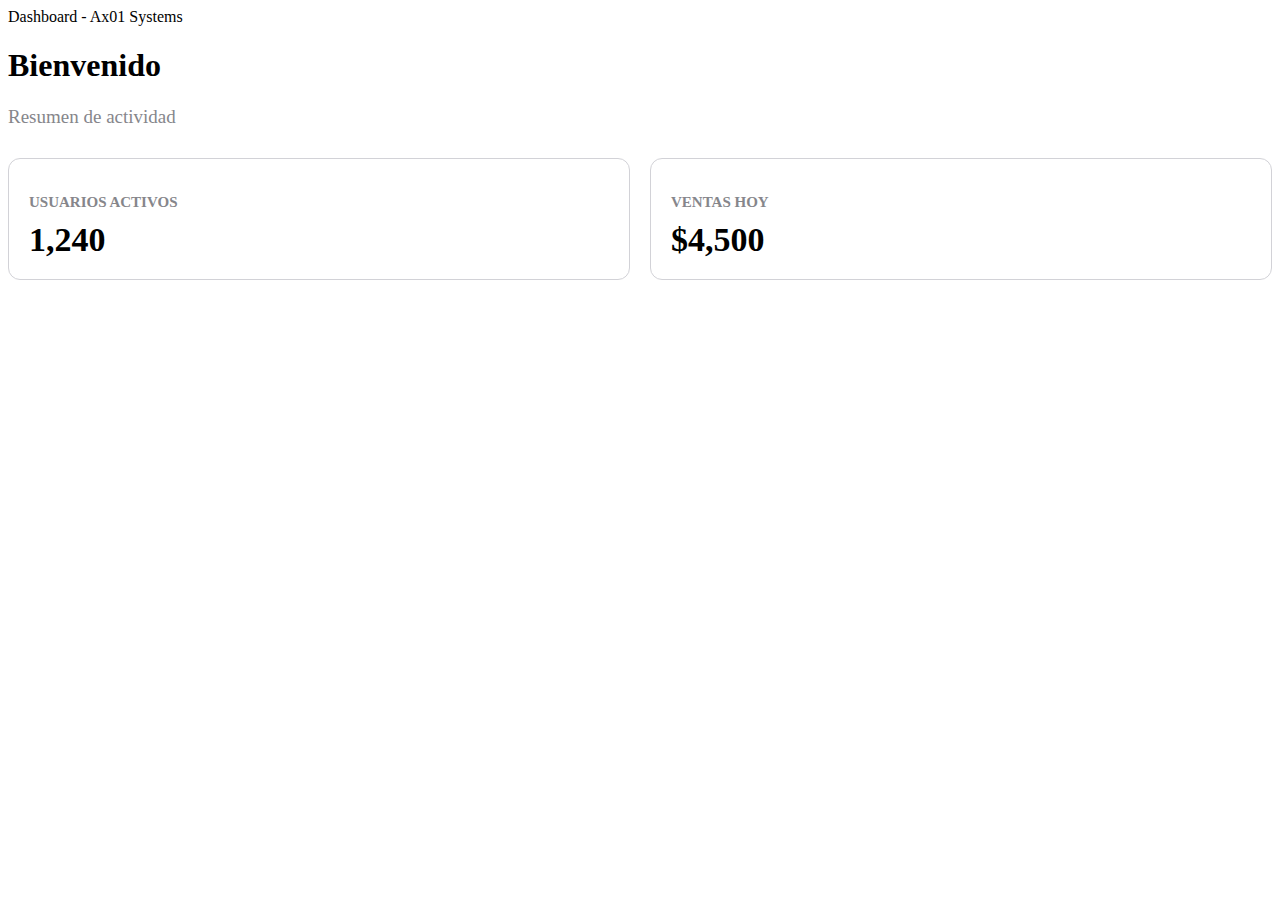
<file: gym/src/main/resources/templates/pages/index.html>
<!DOCTYPE html>
<html th:replace="~{layouts/main :: layout(~{::title}, ~{::content})}">
    
    <th:block th:fragment="title">Dashboard - Ax01 Systems</th:block>

    <div th:fragment="content">
        
        <div style="margin-bottom: 30px;">
            <h1>Bienvenido</h1>
            <p style="color: #86868b; font-size: 19px;">Resumen de actividad</p>
        </div>

        <div style="display: grid; grid-template-columns: repeat(auto-fit, minmax(250px, 1fr)); gap: 20px;">
            
            <div style="border: 1px solid #d2d2d7; border-radius: 12px; padding: 20px;">
                <h3 style="font-size: 15px; text-transform: uppercase; color: #86868b; margin-bottom: 10px;">Usuarios Activos</h3>
                <div style="font-size: 34px; font-weight: 600;">1,240</div>
            </div>

            <div style="border: 1px solid #d2d2d7; border-radius: 12px; padding: 20px;">
                <h3 style="font-size: 15px; text-transform: uppercase; color: #86868b; margin-bottom: 10px;">Ventas Hoy</h3>
                <div style="font-size: 34px; font-weight: 600;">$4,500</div>
            </div>

        </div>

    </div>

</html>
</file>
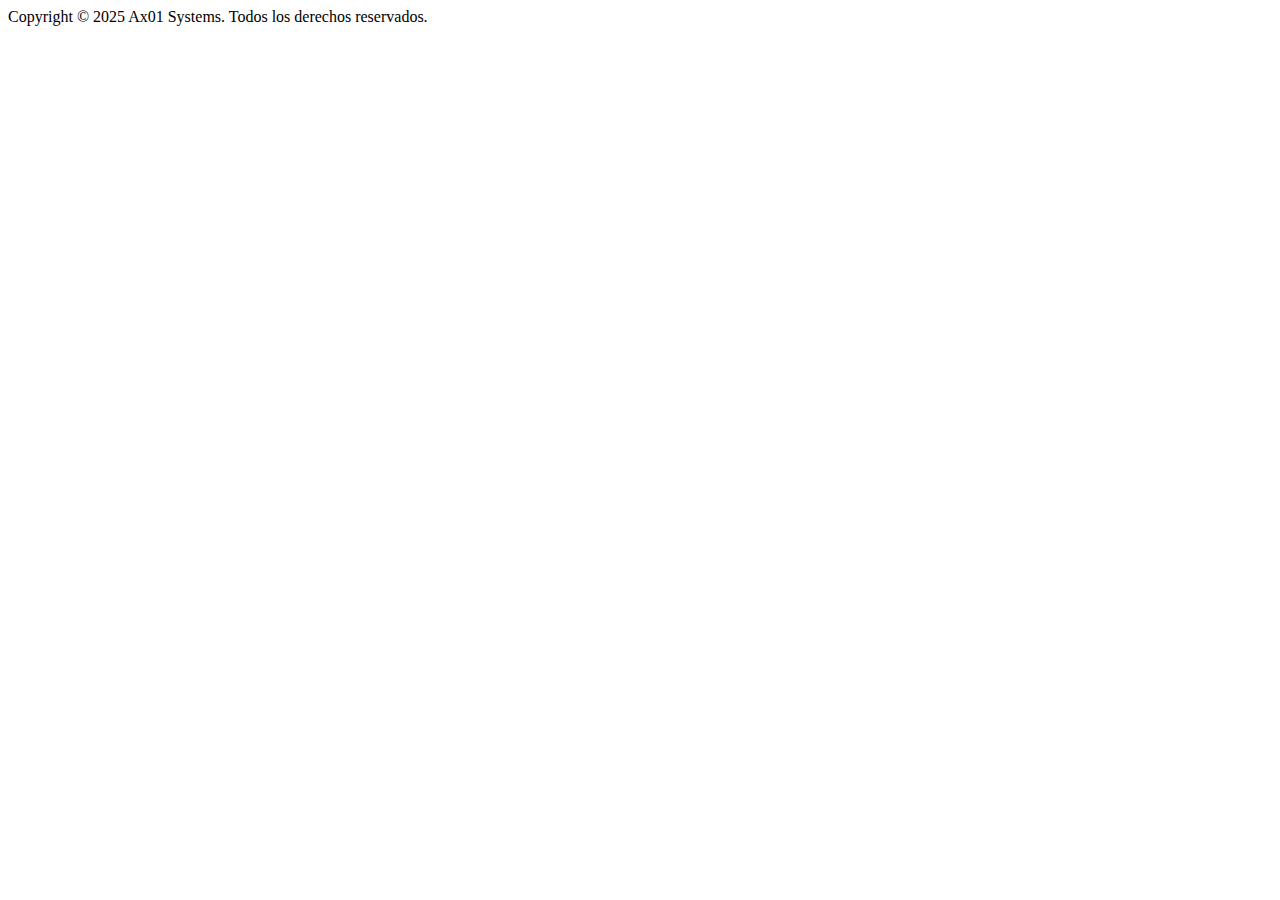
<file: gym/src/main/resources/templates/layout.html>
<body>


    <main>
        <div class="content-wrapper">
            <div layout:fragment="content" th:fragment="content">
                </div>
        </div>
    </main>

    <footer>
        <div class="footer-content">
            <p>Copyright © 2025 Ax01 Systems. Todos los derechos reservados.</p>
        </div>
    </footer>

</body>
</file>
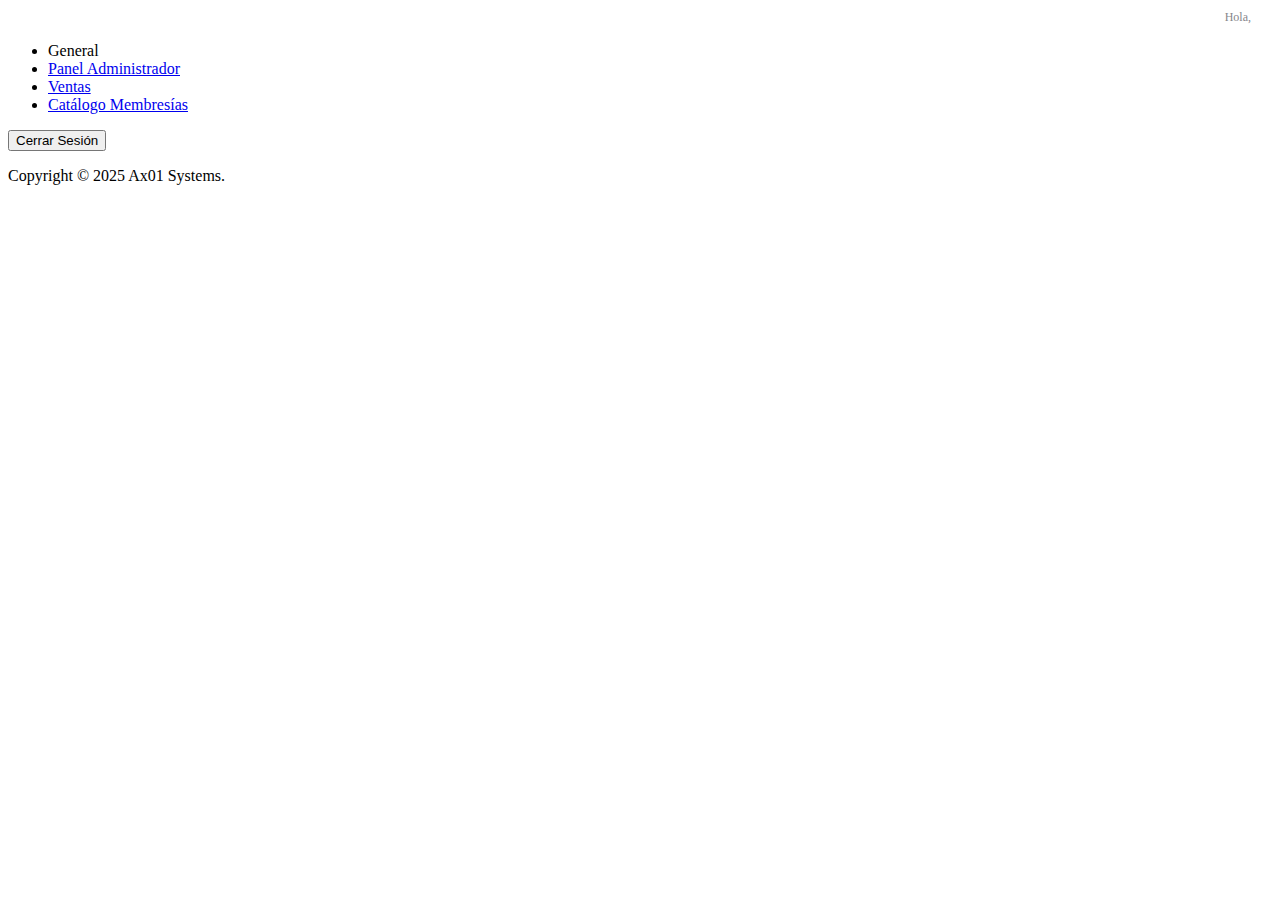
<file: gym/src/main/resources/templates/layouts/main.html>
<!DOCTYPE html>
<!-- Agregamos el namespace de seguridad (sec) -->
<html lang="es" 
      xmlns:th="http://www.thymeleaf.org" 
      xmlns:sec="http://www.thymeleaf.org/extras/spring-security"
      th:fragment="layout(title, content)">
    <head>
        <meta charset="UTF-8">
        <meta name="viewport" content="width=device-width, initial-scale=1.0">

        <title th:replace="${title}">Ax01 Systems</title>

        <link rel="stylesheet" th:href="@{/css/styles.css}">
        <script th:src="@{/js/htmx.min.js}" defer></script>
    </head>
    <body>

        <header>
            <div style="width: 100%; max-width: 1440px; margin: 0 auto; padding: 0 20px; display: flex; justify-content: space-between; align-items: center;">
                <span style="font-weight: 600; color: white;">Ax01 Systems</span>

                <div sec:authorize="isAuthenticated()" style="font-size: 12px; color: #86868b;">
                    Hola, <span sec:authentication="name" style="color: white;">Usuario</span>
                </div>
            </div>
        </header>

        <main>
            <div class="app-container">

                <aside class="sidebar" sec:authorize="isAuthenticated()">

                    <ul class="sidebar-menu">
                        <li class="menu-label">General</li>

                        <li>
                            <a href="/admins" class="nav-link">
                                Panel Administrador
                            </a>
                        </li>

                        <li>
                            <a href="/clients" class="nav-link">
                                Ventas
                            </a>
                        </li>

                        <li>
                            <a href="/memberships" class="nav-link">
                                Catálogo Membresías
                            </a>
                        </li>

                    </ul>

                    <div class="logout-form">
                        <form th:action="@{/logout}" method="post">
                            <button type="submit" class="btn-logout">
                                Cerrar Sesión
                            </button>
                        </form>
                    </div>
                </aside>


                <div class="page-content" 
                     th:classappend="${#authorization.expression('!isAuthenticated()')} ? 'centered' : ''">

                    <div th:replace="${content}"></div>

                </div>

            </div>
        </main>

        <!-- FOOTER -->
        <footer>
            <div class="footer-content" style="max-width: 1440px;">
                <p>Copyright © 2025 Ax01 Systems.</p>
            </div>
        </footer>

    </body>
</html>
</file>
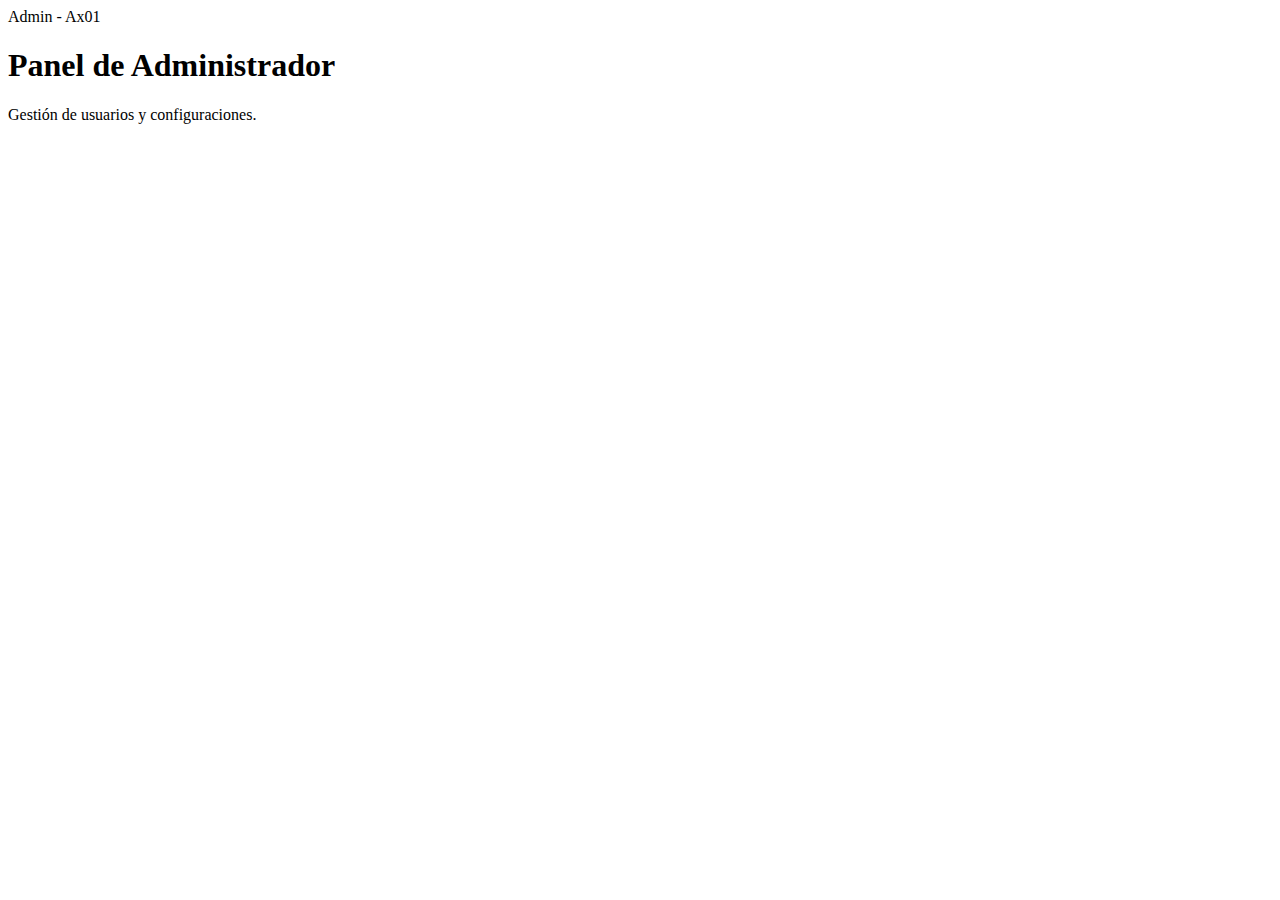
<file: gym/src/main/resources/templates/pages/admin.html>
<!DOCTYPE html>
<html th:replace="~{layouts/main :: layout(~{::title}, ~{::content})}">
    <th:block th:fragment="title">Admin - Ax01</th:block>
    <div th:fragment="content">
        <h1>Panel de Administrador</h1>
        <p>Gestión de usuarios y configuraciones.</p>
    </div>
</html>
</file>
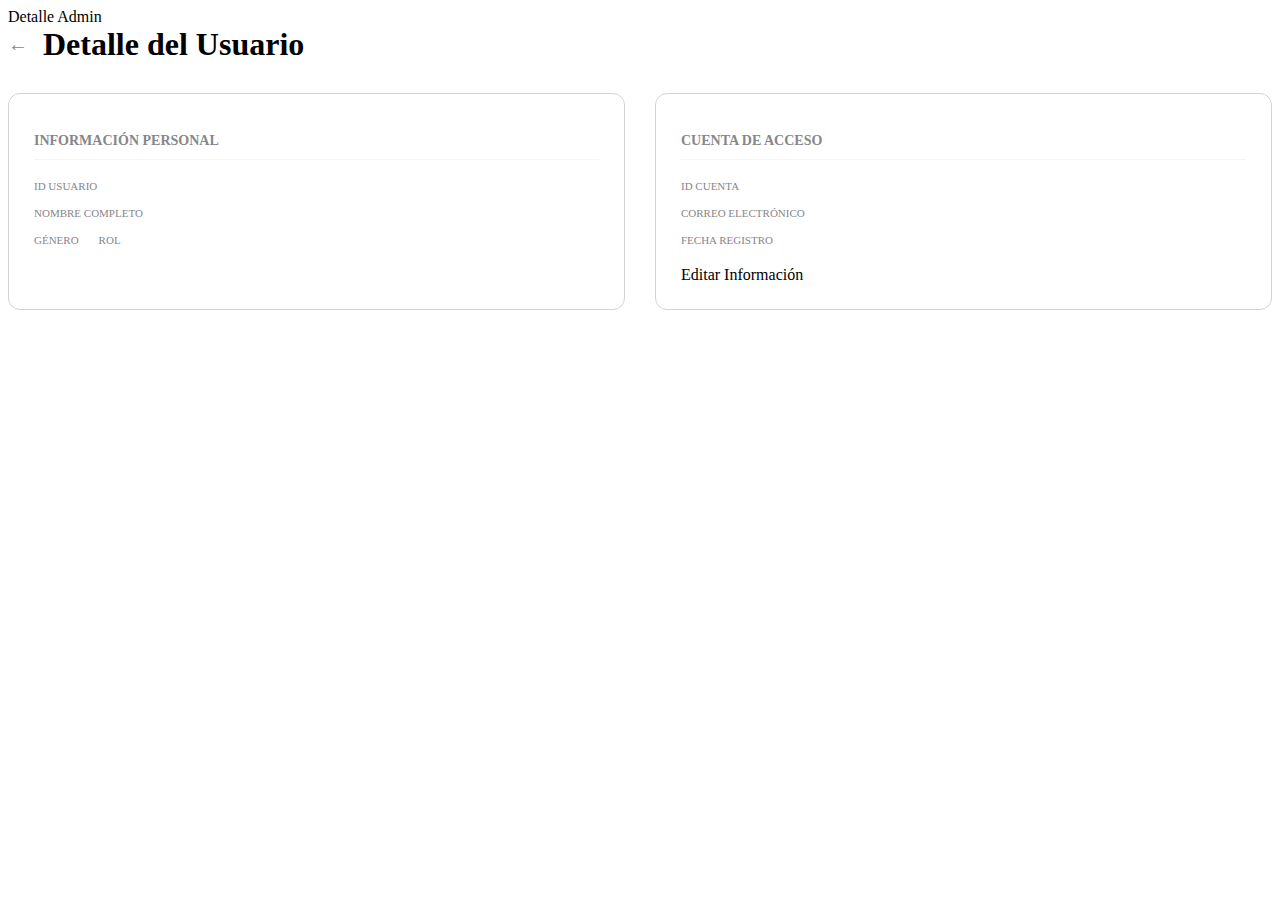
<file: gym/src/main/resources/templates/pages/adminDetails.html>
<!DOCTYPE html>
<html th:replace="~{layouts/main :: layout(~{::title}, ~{::content})}">
<th:block th:fragment="title">Detalle Admin</th:block>

<div th:fragment="content">
    
    <div style="display: flex; align-items: center; margin-bottom: 30px;">
        <a href="/admins" style="text-decoration: none; color: #86868b; margin-right: 15px; font-size: 20px;">←</a>
        <h1 style="margin: 0;">Detalle del Usuario</h1>
    </div>

    <div style="display: grid; grid-template-columns: 1fr 1fr; gap: 30px;">
        
        <div style="border: 1px solid #d2d2d7; border-radius: 12px; padding: 25px;">
            <h3 style="font-size: 14px; text-transform: uppercase; color: #86868b; margin-bottom: 20px; border-bottom: 1px solid #f5f5f7; padding-bottom: 10px;">Información Personal</h3>
            
            <div style="margin-bottom: 15px;">
                <label style="display: block; font-size: 11px; color: #86868b; text-transform: uppercase;">ID Usuario</label>
                <div style="font-size: 15px;" th:text="${account.user.id}"></div>
            </div>
            
            <div style="margin-bottom: 15px;">
                <label style="display: block; font-size: 11px; color: #86868b; text-transform: uppercase;">Nombre Completo</label>
                <div style="font-size: 15px; font-weight: 600;" 
                     th:text="${account.user.name + ' ' + account.user.lastname1 + ' ' + (account.user.lastname2 ?: '')}"></div>
            </div>

            <div style="display: flex; gap: 20px;">
                <div>
                    <label style="display: block; font-size: 11px; color: #86868b; text-transform: uppercase;">Género</label>
                    <div style="font-size: 15px;" th:text="${account.user.genre}"></div>
                </div>
                <div>
                    <label style="display: block; font-size: 11px; color: #86868b; text-transform: uppercase;">Rol</label>
                    <div style="font-size: 15px;" th:text="${account.user.role.name}"></div>
                </div>
            </div>
        </div>

        <div style="border: 1px solid #d2d2d7; border-radius: 12px; padding: 25px;">
            <h3 style="font-size: 14px; text-transform: uppercase; color: #86868b; margin-bottom: 20px; border-bottom: 1px solid #f5f5f7; padding-bottom: 10px;">Cuenta de Acceso</h3>

            <div style="margin-bottom: 15px;">
                <label style="display: block; font-size: 11px; color: #86868b; text-transform: uppercase;">ID Cuenta</label>
                <div style="font-size: 13px; font-family: monospace;" th:text="${account.id}"></div>
            </div>

            <div style="margin-bottom: 15px;">
                <label style="display: block; font-size: 11px; color: #86868b; text-transform: uppercase;">Correo Electrónico</label>
                <div style="font-size: 15px;" th:text="${account.email}"></div>
            </div>
            
            <div style="margin-bottom: 15px;">
                <label style="display: block; font-size: 11px; color: #86868b; text-transform: uppercase;">Fecha Registro</label>
                <div style="font-size: 15px;" th:text="${#dates.format(account.createdAt, 'dd/MM/yyyy HH:mm')}"></div>
            </div>

             <div style="margin-top: 20px;">
                <a th:href="@{/admins/edit/{id}(id=${account.id})}" class="btn-apple">Editar Información</a>
            </div>
        </div>
    </div>

</div>
</html>
</file>
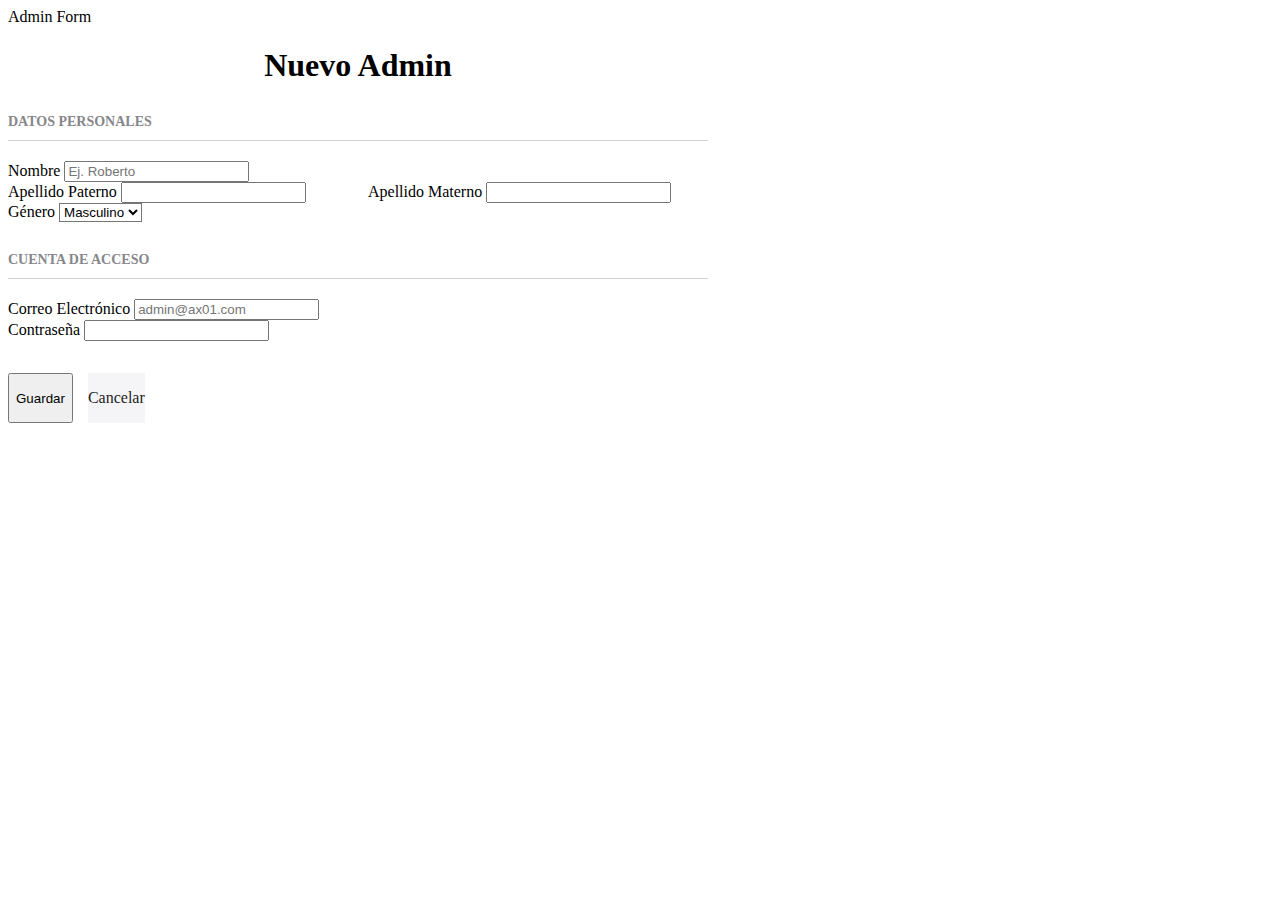
<file: gym/src/main/resources/templates/pages/adminForm.html>
<!DOCTYPE html>
<html th:replace="~{layouts/main :: layout(~{::title}, ~{::content})}">
    
    <th:block th:fragment="title">
        <span th:text="${isEdit} ? 'Editar Administrador' : 'Nuevo Administrador'">Admin Form</span>
    </th:block>

    <div th:fragment="content">
        <div class="auth-container" style="max-width: 700px; text-align: left;"> 
            
            <div style="margin-bottom: 30px; text-align: center;">
                <h1 th:text="${isEdit} ? 'Editar Administrador' : 'Nuevo Administrador'">Nuevo Admin</h1>
                <p style="color: #86868b;" th:text="${isEdit} ? 'Modifica los datos del usuario seleccionado.' : 'Registra un usuario con acceso total.'"></p>
            </div>

            <form th:action="@{/admins/save}" th:object="${account}" method="post">
                
                <input type="hidden" th:field="*{id}" />       <input type="hidden" th:field="*{user.id}" />  <input type="hidden" th:field="*{createdAt}" />
                <input type="hidden" th:field="*{user.createdAt}" />

                <h3 style="font-size: 14px; text-transform: uppercase; color: #86868b; border-bottom: 1px solid #d2d2d7; padding-bottom: 10px; margin-bottom: 20px;">Datos Personales</h3>

                <div class="form-group">
                    <label class="form-label">Nombre</label>
                    <input type="text" th:field="*{user.name}" class="form-input" placeholder="Ej. Roberto" required>
                </div>

                <div style="display: grid; grid-template-columns: 1fr 1fr; gap: 20px;">
                    <div class="form-group">
                        <label class="form-label">Apellido Paterno</label>
                        <input type="text" th:field="*{user.lastname1}" class="form-input" required>
                    </div>
                    <div class="form-group">
                        <label class="form-label">Apellido Materno</label>
                        <input type="text" th:field="*{user.lastname2}" class="form-input">
                    </div>
                </div>
                
                <div class="form-group">
                    <label class="form-label">Género</label>
                    <select th:field="*{user.genre}" class="form-input" style="background-color: white;">
                        <option value="M">Masculino</option>
                        <option value="F">Femenino</option>
                    </select>
                </div>

                <h3 style="font-size: 14px; text-transform: uppercase; color: #86868b; border-bottom: 1px solid #d2d2d7; padding-bottom: 10px; margin-bottom: 20px; margin-top: 30px;">Cuenta de Acceso</h3>

                <div class="form-group">
                    <label class="form-label">Correo Electrónico</label>
                    <input type="email" th:field="*{email}" class="form-input" placeholder="admin@ax01.com" required>
                </div>

                <div class="form-group">
                    <label class="form-label">Contraseña</label>
                    <input type="password" th:field="*{password}" class="form-input" 
                           th:placeholder="${isEdit} ? 'Escribe nueva contraseña para cambiarla' : '••••••••'" 
                           th:required="${!isEdit}"> </div>

                <div style="margin-top: 2rem; display: flex; gap: 15px;">
                    <button type="submit" class="btn-apple" th:text="${isEdit} ? 'Guardar Cambios' : 'Crear Administrador'">Guardar</button>
                    
                    <a href="/admins" class="btn-apple" 
                       style="background-color: #f5f5f7; color: #1d1d1f; text-decoration: none; text-align: center; line-height: 50px;">
                       Cancelar
                    </a>
                </div>

            </form>
        </div>
    </div>
</html>
</file>
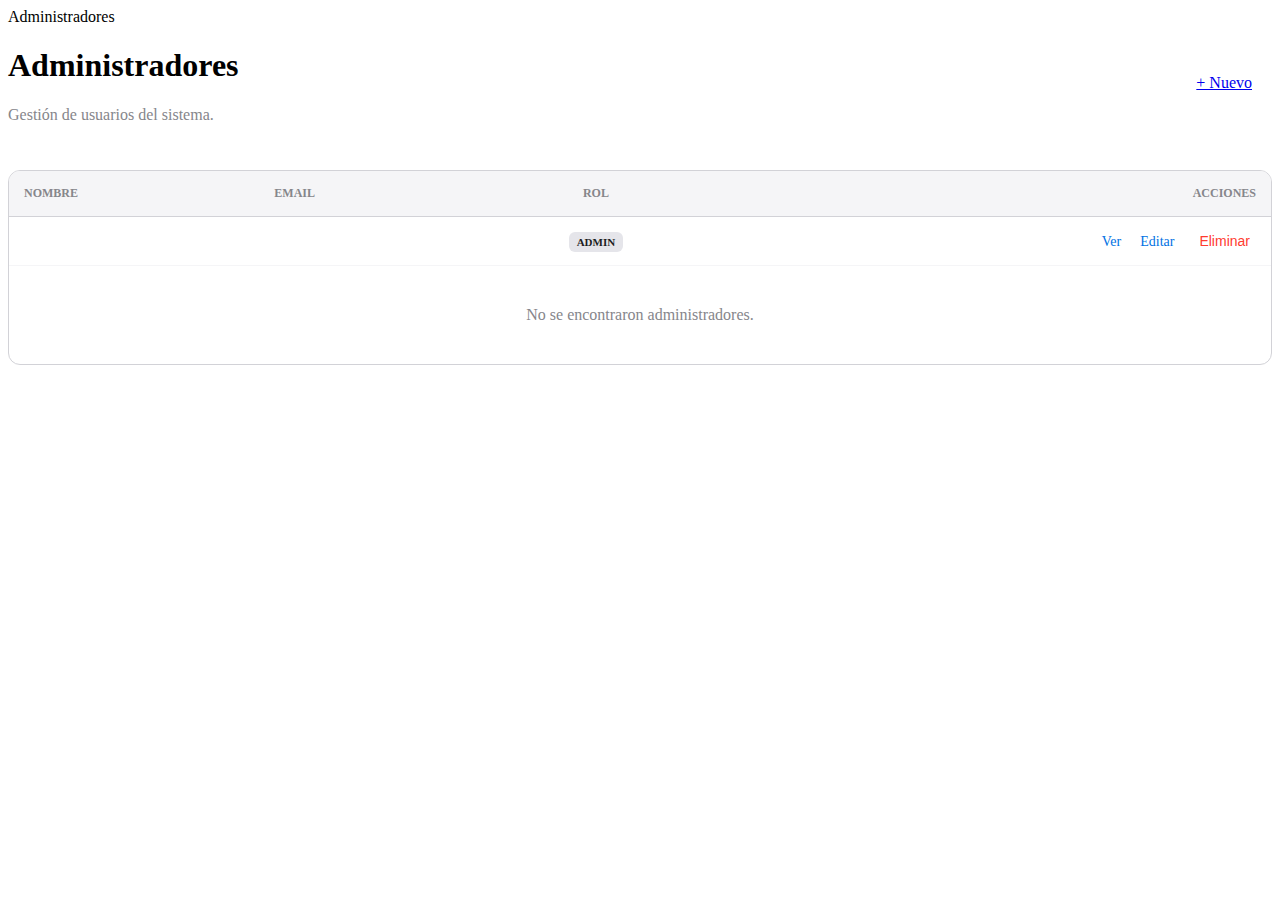
<file: gym/src/main/resources/templates/pages/adminList.html>
<!DOCTYPE html>
<html th:replace="~{layouts/main :: layout(~{::title}, ~{::content})}">
<th:block th:fragment="title">Administradores</th:block>

<div th:fragment="content">
    <div style="display: flex; justify-content: space-between; align-items: center; margin-bottom: 30px;">
        <div>
            <h1>Administradores</h1>
            <p style="color: #86868b;">Gestión de usuarios del sistema.</p>
        </div>
        <a href="/admins/new" class="btn-apple" style="width: auto; padding: 0 20px;">+ Nuevo</a>
    </div>

    <div style="border: 1px solid #d2d2d7; border-radius: 12px; overflow: hidden;">
        <table style="width: 100%; border-collapse: collapse;">
            <thead style="background-color: #f5f5f7; border-bottom: 1px solid #d2d2d7;">
                <tr>
                    <th style="padding: 15px; text-align: left; font-size: 12px; color: #86868b; text-transform: uppercase;">Nombre</th>
                    <th style="padding: 15px; text-align: left; font-size: 12px; color: #86868b; text-transform: uppercase;">Email</th>
                    <th style="padding: 15px; text-align: center; font-size: 12px; color: #86868b; text-transform: uppercase;">Rol</th>
                    <th style="padding: 15px; text-align: right; font-size: 12px; color: #86868b; text-transform: uppercase;">Acciones</th>
                </tr>
            </thead>
            <tbody>
                <tr th:each="acc : ${accounts}" style="border-bottom: 1px solid #f5f5f7;">
                    <td style="padding: 15px; font-weight: 600;" 
                        th:text="${acc.user.name + ' ' + acc.user.lastname1}"></td>
                    
                    <td style="padding: 15px;" th:text="${acc.email}"></td>
                    
                    <td style="padding: 15px; text-align: center;">
                        <span style="background: #e5e5ea; color: #1d1d1f; padding: 4px 8px; border-radius: 6px; font-size: 11px; font-weight: 600;" 
                              th:text="${acc.user.role.name}">ADMIN</span>
                    </td>

                    <td style="padding: 15px; text-align: right; white-space: nowrap;">
                        <a th:href="@{/admins/details/{id}(id=${acc.id})}" 
                           style="text-decoration: none; color: #0071e3; margin-right: 15px; font-size: 14px;">Ver</a>

                        <a th:href="@{/admins/edit/{id}(id=${acc.id})}" 
                           style="text-decoration: none; color: #0071e3; margin-right: 15px; font-size: 14px;">Editar</a>

                        <form th:action="@{/admins/delete/{id}(id=${acc.user.id})}" method="post" style="display: inline;">
                            <button type="submit" 
                                    onclick="return confirm('¿Eliminar permanentemente?');"
                                    style="background: none; border: none; color: #ff3b30; cursor: pointer; font-size: 14px;">
                                Eliminar
                            </button>
                        </form>
                    </td>
                </tr>
                <tr th:if="${accounts.empty}">
                    <td colspan="4" style="padding: 40px; text-align: center; color: #86868b;">
                        No se encontraron administradores.
                    </td>
                </tr>
            </tbody>
        </table>
    </div>
</div>
</html>
</file>
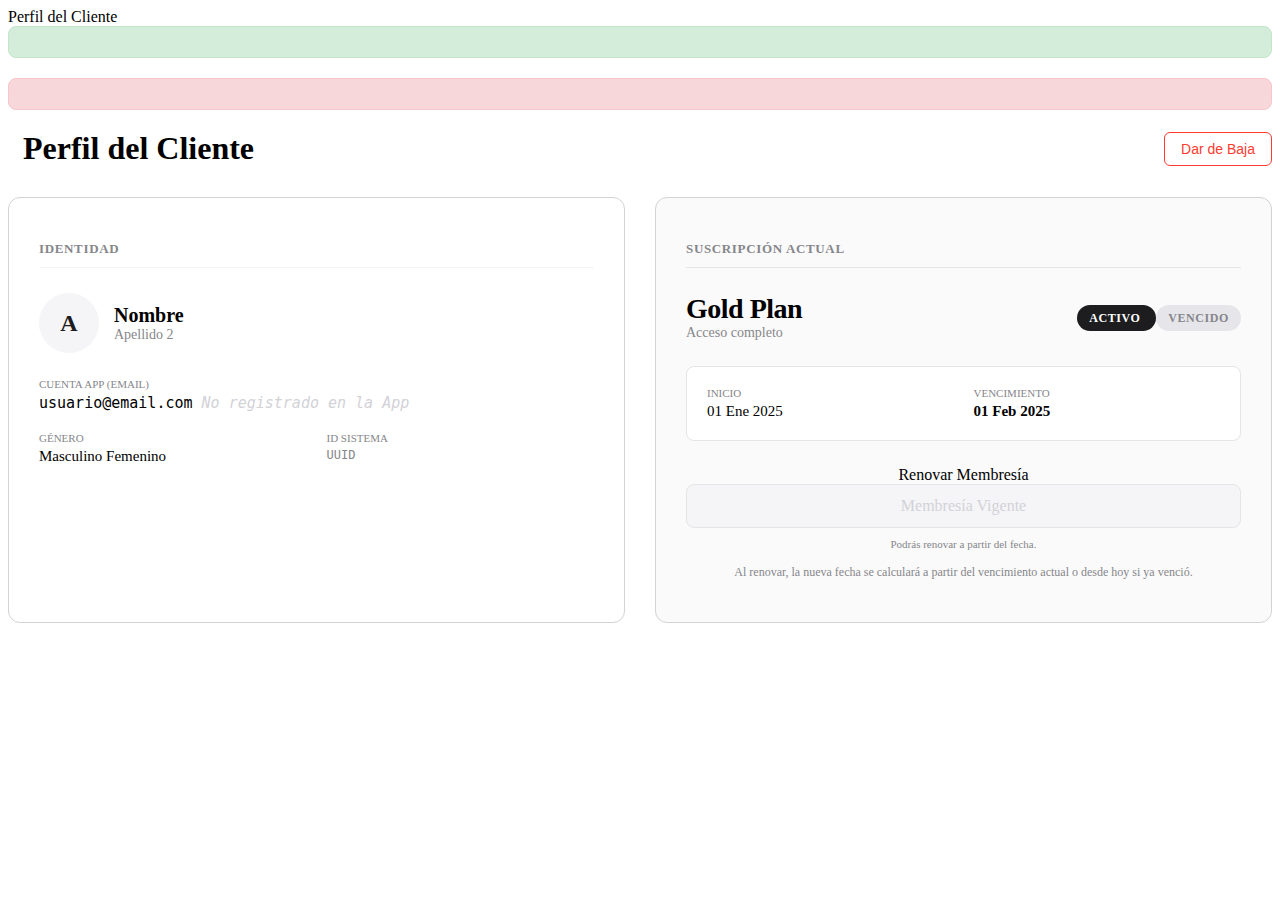
<file: gym/src/main/resources/templates/pages/clientDetails.html>
<!DOCTYPE html>
<html th:replace="~{layouts/main :: layout(~{::title}, ~{::content})}">
<th:block th:fragment="title">Perfil del Cliente</th:block>

<div th:fragment="content">
<div th:if="${successMessage}" style="background-color: #d4edda; color: #155724; padding: 15px; border-radius: 8px; margin-bottom: 20px; border: 1px solid #c3e6cb;">
        <span th:text="${successMessage}"></span>
    </div>
    
    <div th:if="${errorMessage}" style="background-color: #f8d7da; color: #721c24; padding: 15px; border-radius: 8px; margin-bottom: 20px; border: 1px solid #f5c6cb;">
        <span th:text="${errorMessage}"></span>
    </div>
    <div style="display: flex; align-items: center; justify-content: space-between; margin-bottom: 30px;">
        <div style="display: flex; align-items: center;">
            <a href="/clients"
                style="text-decoration: none; color: #86868b; margin-right: 15px; font-size: 20px; transition: color 0.2s;">
            </a>
            <h1 style="margin: 0;">Perfil del Cliente</h1>
        </div>

        <form th:action="@{/clients/delete/{id}(id=${membership.user.id})}" method="post" style="display: inline;">
            <button type="submit"
                onclick="return confirm('¿Estás seguro de dar de baja a este cliente? Esta acción cancela su acceso.');"
                style="background: none; border: 1px solid #ff3b30; color: #ff3b30; padding: 8px 16px; border-radius: 6px; cursor: pointer; font-size: 14px; font-weight: 500;">
                Dar de Baja
            </button>
        </form>
    </div>

    <div style="display: grid; grid-template-columns: repeat(auto-fit, minmax(400px, 1fr)); gap: 30px;">

        <div style="border: 1px solid #d2d2d7; border-radius: 12px; padding: 30px; background-color: white;">
            <h3
                style="font-size: 13px; text-transform: uppercase; color: #86868b; letter-spacing: 0.05em; margin-bottom: 25px; border-bottom: 1px solid #f5f5f7; padding-bottom: 10px;">
                Identidad
            </h3>

            <div style="display: flex; align-items: center; margin-bottom: 25px;">
                <div
                    style="width: 60px; height: 60px; background-color: #f5f5f7; border-radius: 50%; display: flex; align-items: center; justify-content: center; font-size: 24px; font-weight: 600; color: #1d1d1f; margin-right: 15px;">
                    <span th:text="${membership.user.name.substring(0,1)}">A</span>
                </div>
                <div>
                    <div style="font-size: 20px; font-weight: 700;"
                        th:text="${membership.user.name + ' ' + membership.user.lastname1}">Nombre</div>
                    <div style="font-size: 14px; color: #86868b;" th:text="${membership.user.lastname2 ?: ''}">Apellido
                        2</div>
                </div>
            </div>

            <div style="display: grid; gap: 20px;">
                <div>
                    <label
                        style="display: block; font-size: 11px; color: #86868b; text-transform: uppercase; margin-bottom: 4px;">Cuenta
                        App (Email)</label>
                    <div style="font-size: 15px; font-family: -apple-system, monospace;">
                        <span th:if="${account != null}" th:text="${account.email}">usuario@email.com</span>
                        <span th:if="${account == null}" style="color: #d2d2d7; font-style: italic;">No registrado en la
                            App</span>
                    </div>
                </div>

                <div style="display: grid; grid-template-columns: 1fr 1fr; gap: 20px;">
                    <div>
                        <label
                            style="display: block; font-size: 11px; color: #86868b; text-transform: uppercase; margin-bottom: 4px;">Género</label>
                        <div style="font-size: 15px;">
                            <span th:if="${membership.user.genre == 'M'}">Masculino</span>
                            <span th:if="${membership.user.genre == 'F'}">Femenino</span>
                        </div>
                    </div>
                    <div>
                        <label
                            style="display: block; font-size: 11px; color: #86868b; text-transform: uppercase; margin-bottom: 4px;">ID
                            Sistema</label>
                        <div style="font-size: 12px; font-family: monospace; color: #86868b;"
                            th:text="${membership.user.id}">UUID</div>
                    </div>
                </div>
            </div>
        </div>

        <div style="border: 1px solid #d2d2d7; border-radius: 12px; padding: 30px; background-color: #fafafa;">
            <h3
                style="font-size: 13px; text-transform: uppercase; color: #86868b; letter-spacing: 0.05em; margin-bottom: 25px; border-bottom: 1px solid #e5e5e5; padding-bottom: 10px;">
                Suscripción Actual
            </h3>

            <div style="margin-bottom: 25px; display: flex; justify-content: space-between; align-items: center;">
                <div>
                    <div style="font-size: 28px; font-weight: 700; letter-spacing: -0.5px;"
                        th:text="${membership.membershipType.name}">Gold Plan</div>
                    <div style="font-size: 14px; color: #86868b;" th:text="${membership.membershipType.description}">
                        Acceso completo</div>
                </div>

                <div
                    th:with="isActive=${membership.endDate.isAfter(T(java.time.LocalDate).now()) or membership.endDate.isEqual(T(java.time.LocalDate).now())}">
                    <span th:if="${isActive}"
                        style="background-color: #1d1d1f; color: white; padding: 6px 12px; border-radius: 20px; font-size: 12px; font-weight: 600; letter-spacing: 0.05em;">
                        ACTIVO
                    </span>
                    <span th:unless="${isActive}"
                        style="background-color: #e5e5ea; color: #86868b; padding: 6px 12px; border-radius: 20px; font-size: 12px; font-weight: 600; letter-spacing: 0.05em;">
                        VENCIDO
                    </span>
                </div>
            </div>

            <div
                style="background: white; border: 1px solid #e5e5e5; border-radius: 8px; padding: 20px; display: grid; grid-template-columns: 1fr 1fr; gap: 20px; margin-bottom: 25px;">
                <div>
                    <label
                        style="display: block; font-size: 11px; color: #86868b; text-transform: uppercase; margin-bottom: 4px;">Inicio</label>
                    <div style="font-size: 15px; font-weight: 500;"
                        th:text="${#temporals.format(membership.startDate, 'dd MMM yyyy')}">01 Ene 2025</div>
                </div>
                <div>
                    <label
                        style="display: block; font-size: 11px; color: #86868b; text-transform: uppercase; margin-bottom: 4px;">Vencimiento</label>

                    <div style="font-size: 15px; font-weight: 600;"
                        th:classappend="${membership.endDate.isBefore(T(java.time.LocalDate).now())} ? 'error-message' : ''"
                        th:text="${#temporals.format(membership.endDate, 'dd MMM yyyy')}">01 Feb 2025</div>
                </div>
            </div>

            <div th:with="isExpired=${membership.endDate.isBefore(T(java.time.LocalDate).now())}">

                <a th:if="${isExpired}" th:href="@{/sales/renew/{id}(id=${membership.user.id})}" class="btn-apple"
                    style="text-decoration: none; text-align: center; display: block;">
                    Renovar Membresía
                </a>

                <div th:unless="${isExpired}"
                    style="background-color: #f5f5f7; color: #d2d2d7; padding: 12px; border-radius: 8px; text-align: center; font-weight: 500; cursor: not-allowed; border: 1px solid #e5e5e5;">
                    Membresía Vigente
                </div>

                <p th:if="${!isExpired}" style="margin-top: 10px; font-size: 11px; color: #86868b; text-align: center;">
                    Podrás renovar a partir del <span
                        th:text="${#temporals.format(membership.endDate.plusDays(1), 'dd MMM yyyy')}">fecha</span>.
                </p>
            </div>

            <p style="margin-top: 15px; font-size: 12px; color: #86868b; text-align: center;">
                Al renovar, la nueva fecha se calculará a partir del vencimiento actual o desde hoy si ya venció.
            </p>
        </div>

    </div>
</div>

</html>
</file>
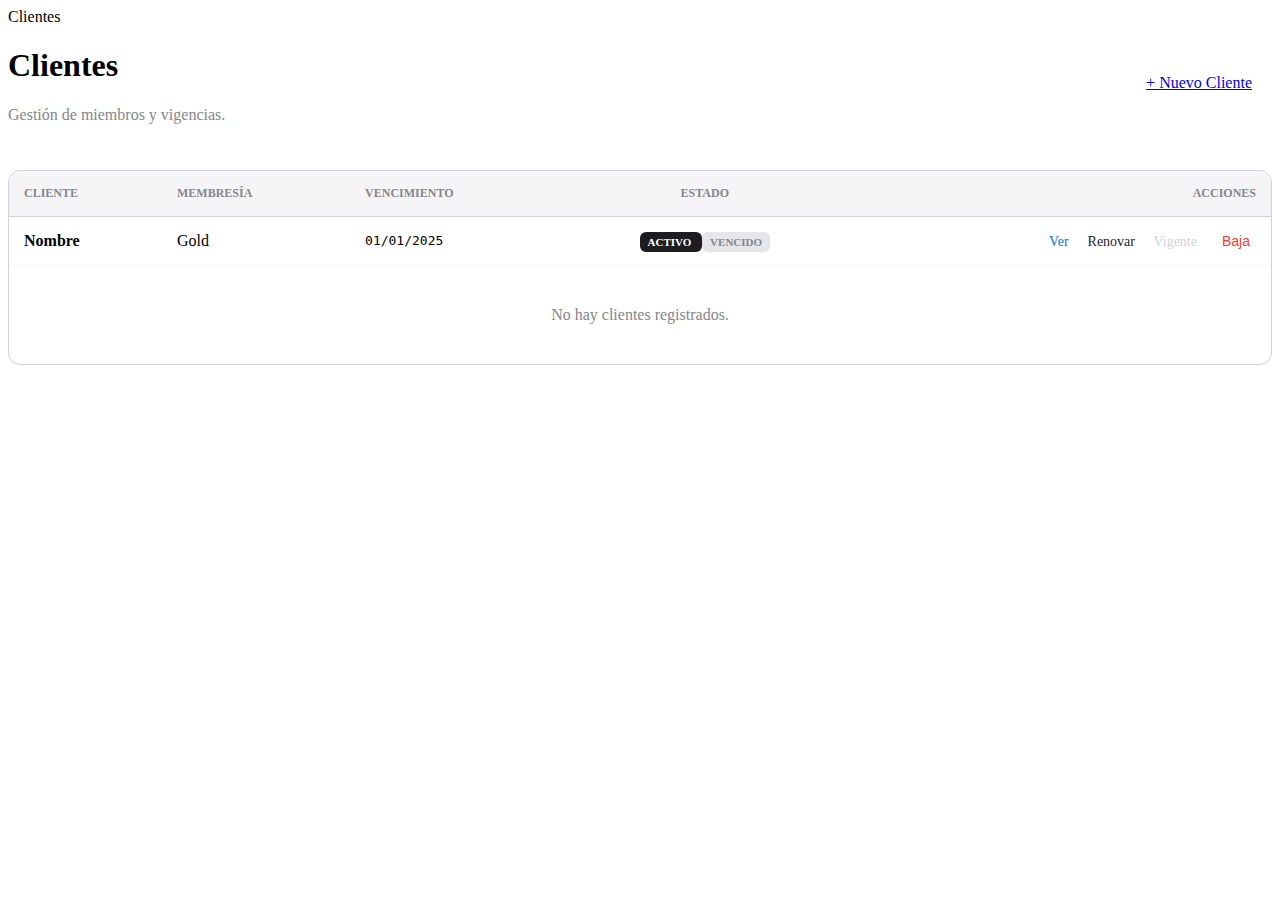
<file: gym/src/main/resources/templates/pages/clientList.html>
<!DOCTYPE html>
<html th:replace="~{layouts/main :: layout(~{::title}, ~{::content})}">
<th:block th:fragment="title">Clientes</th:block>

<div th:fragment="content">

    <div style="display: flex; justify-content: space-between; align-items: center; margin-bottom: 30px;">
        <div>
            <h1>Clientes</h1>
            <p style="color: #86868b;">Gestión de miembros y vigencias.</p>
        </div>
        <a href="/sales/new" class="btn-apple" style="width: auto; padding: 0 20px;">+ Nuevo Cliente</a>
    </div>

    <div style="border: 1px solid #d2d2d7; border-radius: 12px; overflow: hidden;">
        <table style="width: 100%; border-collapse: collapse;">
            <thead style="background-color: #f5f5f7; border-bottom: 1px solid #d2d2d7;">
                <tr>
                    <th
                        style="padding: 15px; text-align: left; font-size: 12px; color: #86868b; text-transform: uppercase;">
                        Cliente</th>
                    <th
                        style="padding: 15px; text-align: left; font-size: 12px; color: #86868b; text-transform: uppercase;">
                        Membresía</th>
                    <th
                        style="padding: 15px; text-align: left; font-size: 12px; color: #86868b; text-transform: uppercase;">
                        Vencimiento</th>
                    <th
                        style="padding: 15px; text-align: center; font-size: 12px; color: #86868b; text-transform: uppercase;">
                        Estado</th>
                    <th
                        style="padding: 15px; text-align: right; font-size: 12px; color: #86868b; text-transform: uppercase;">
                        Acciones</th>
                </tr>
            </thead>
            <tbody>
                <tr th:each="client : ${clients}" style="border-bottom: 1px solid #f5f5f7;">

                    <td style="padding: 15px;">
                        <div style="font-weight: 600;" th:text="${client.user.name + ' ' + client.user.lastname1}">
                            Nombre</div>
                        <div style="font-size: 11px; color: #86868b;"
                            th:text="'ID: ' + ${client.user.id.toString().substring(0,8)}"></div>
                    </td>

                    <td style="padding: 15px;">
                        <span th:text="${client.membershipType.name}">Gold</span>
                    </td>

                    <td style="padding: 15px; font-family: monospace; font-size: 13px;"
                        th:text="${#temporals.format(client.endDate, 'dd/MM/yyyy')}">
                        01/01/2025
                    </td>

                    <td style="padding: 15px; text-align: center;"
                        th:with="isActive=${client.endDate.isAfter(T(java.time.LocalDate).now()) or client.endDate.isEqual(T(java.time.LocalDate).now())}">

                        <span th:if="${isActive}"
                            style="background: #1d1d1f; color: white; padding: 4px 8px; border-radius: 6px; font-size: 11px; font-weight: 600;">
                            ACTIVO
                        </span>

                        <span th:unless="${isActive}"
                            style="background: #e5e5ea; color: #86868b; padding: 4px 8px; border-radius: 6px; font-size: 11px; font-weight: 600;">
                            VENCIDO
                        </span>
                    </td>

                    <td style="padding: 15px; text-align: right; white-space: nowrap;">

                        <a th:href="@{/clients/details/{id}(id=${client.user.id})}"
                            style="text-decoration: none; color: #0071e3; margin-right: 15px; font-size: 14px;">Ver</a>

                        <th:block th:if="${client.endDate.isBefore(T(java.time.LocalDate).now())}">
                            <a th:href="@{/sales/renew/{id}(id=${client.user.id})}"
                                style="text-decoration: none; color: #1d1d1f; margin-right: 15px; font-size: 14px; font-weight: 500;">
                                Renovar
                            </a>
                        </th:block>

                        <th:block th:unless="${client.endDate.isBefore(T(java.time.LocalDate).now())}">
                            <span
                                style="color: #d2d2d7; margin-right: 15px; font-size: 14px; cursor: default;">Vigente</span>
                        </th:block>

                        <form th:action="@{/clients/delete/{id}(id=${client.user.id})}" method="post"
                            style="display: inline;">
                            <button type="submit" onclick="return confirm('¿Dar de baja a este cliente?');"
                                style="background: none; border: none; color: #ff3b30; cursor: pointer; font-size: 14px;">
                                Baja
                            </button>
                        </form>
                    </td>
                </tr>

                <tr th:if="${clients.empty}">
                    <td colspan="5" style="padding: 40px; text-align: center; color: #86868b;">
                        No hay clientes registrados.
                    </td>
                </tr>
            </tbody>
        </table>
    </div>
</div>

</html>
</file>
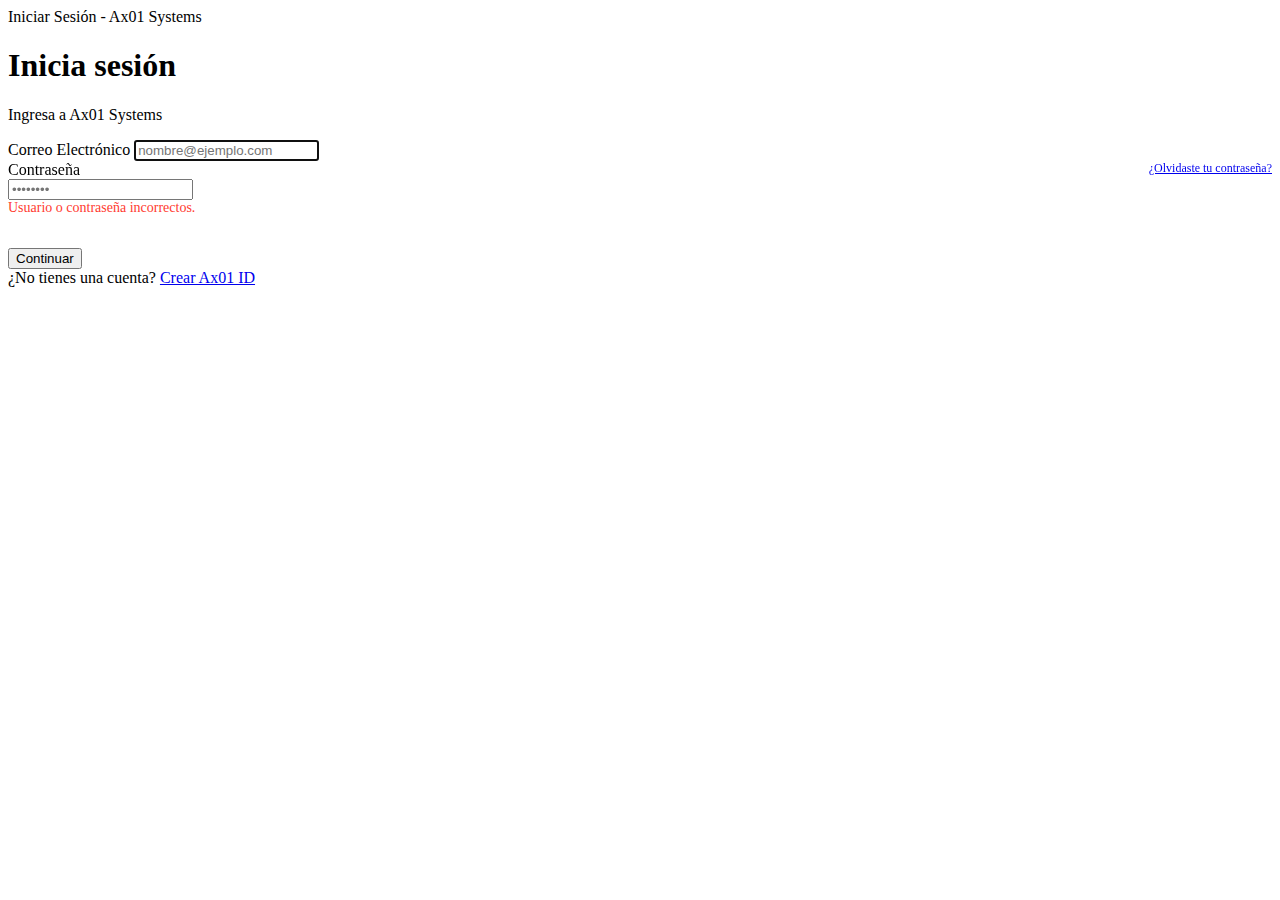
<file: gym/src/main/resources/templates/pages/login.html>
<!DOCTYPE html>
<html th:replace="~{layouts/main :: layout(~{::title}, ~{::content})}">
    
    <th:block th:fragment="title">Iniciar Sesión - Ax01 Systems</th:block>

    <div th:fragment="content">
        
        <div class="auth-container">
            <div class="auth-header">
                <h1 class="auth-title">Inicia sesión</h1>
                <p class="auth-subtitle">Ingresa a Ax01 Systems</p>
            </div>

            <form th:action="@{/login}" method="post">
                <div class="form-group">
                    <label for="username" class="form-label">Correo Electrónico</label>
                    <input type="text" id="username" name="username" class="form-input" placeholder="nombre@ejemplo.com" required autofocus>
                </div>

                <div class="form-group">
                    <div style="display: flex; justify-content: space-between;">
                        <label for="password" class="form-label">Contraseña</label>
                        <a href="#" class="link-apple" style="font-size: 12px;">¿Olvidaste tu contraseña?</a>
                    </div>
                    <input type="password" id="password" name="password" class="form-input" placeholder="••••••••" required>
                </div>
                
                <div th:if="${param.error}" style="margin-bottom: 1.5rem; color: #ff3b30; font-size: 14px;">
                    Usuario o contraseña incorrectos.
                </div>

                <div class="form-group" style="margin-top: 2rem;">
                    <button type="submit" class="btn-apple">Continuar</button>
                </div>
            </form>

            <div class="auth-footer">
                ¿No tienes una cuenta? <a href="/register" class="link-apple">Crear Ax01 ID</a>
            </div>
        </div>
        
    </div>
</html>
</file>
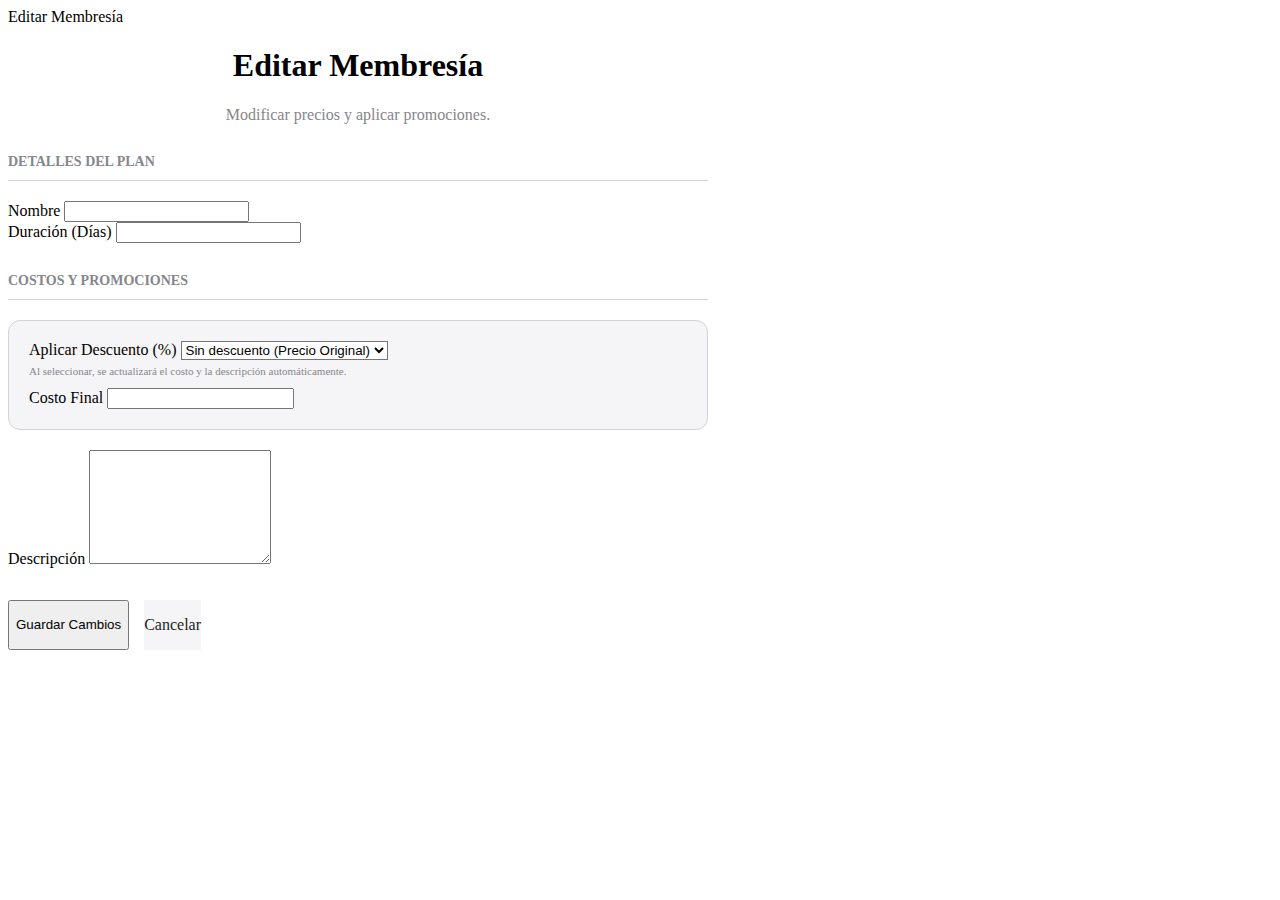
<file: gym/src/main/resources/templates/pages/membershipForm.html>
<!DOCTYPE html>
<html th:replace="~{layouts/main :: layout(~{::title}, ~{::content})}">

<th:block th:fragment="title">Editar Membresía</th:block>

<div th:fragment="content">
    <div class="auth-container" style="max-width: 700px; text-align: left;">

        <div style="margin-bottom: 30px; text-align: center;">
            <h1>Editar Membresía</h1>
            <p style="color: #86868b;">Modificar precios y aplicar promociones.</p>
        </div>

        <form th:action="@{/memberships/save}" th:object="${membership}" method="post">

            <input type="hidden" th:field="*{id}" />
            <input type="hidden" th:field="*{createdAt}" />

            <h3
                style="font-size: 14px; text-transform: uppercase; color: #86868b; border-bottom: 1px solid #d2d2d7; padding-bottom: 10px; margin-bottom: 20px;">
                Detalles del Plan</h3>

            <div class="form-group">
                <label class="form-label">Nombre</label>
                <input type="text" th:field="*{name}" class="form-input" required>
            </div>

            <div class="form-group">
                <label class="form-label">Duración (Días)</label>
                <input type="number" th:field="*{durationDays}" class="form-input" required>
            </div>

            <h3
                style="font-size: 14px; text-transform: uppercase; color: #86868b; border-bottom: 1px solid #d2d2d7; padding-bottom: 10px; margin-bottom: 20px; margin-top: 30px;">
                Costos y Promociones</h3>

            <div
                style="background-color: #f5f5f7; padding: 20px; border-radius: 12px; border: 1px solid #d2d2d7; margin-bottom: 20px;">

                <div class="form-group">
                    <label class="form-label">Aplicar Descuento (%)</label>
                    <select id="discountSelect" class="form-input" style="background-color: white;"
                        onchange="window.applyDiscount()">
                        <option value="0">Sin descuento (Precio Original)</option>
                        <option value="5">5%</option>
                        <option value="10">10%</option>
                        <option value="15">15%</option>
                        <option value="20">20%</option>
                        <option value="25">25%</option>
                        <option value="30">30%</option>
                        <option value="40">40%</option>
                        <option value="50">50%</option>
                        <option value="70">70%</option>
                    </select>
                    <p style="font-size: 11px; color: #86868b; margin-top: 5px;">Al seleccionar, se actualizará el costo
                        y la descripción automáticamente.</p>
                </div>

                <div class="form-group" style="margin-bottom: 0;">
                    <label class="form-label">Costo Final</label>
                    <input type="number" id="costInput" th:field="*{cost}" step="0.01" class="form-input"
                        style="font-weight: 700; color: #1d1d1f;" required>

                    <input type="hidden" id="baseCost" th:value="*{cost}">
                </div>
            </div>

            <div class="form-group">
                <label class="form-label">Descripción</label>
                <textarea id="descInput" th:field="*{description}" class="form-input"
                    style="height: 100px; padding-top: 10px; line-height: 1.5;" required></textarea>
            </div>

            <div style="margin-top: 2rem; display: flex; gap: 15px;">
                <button type="submit" class="btn-apple">Guardar Cambios</button>
                <a href="/memberships" class="btn-apple"
                    style="background-color: #f5f5f7; color: #1d1d1f; text-decoration: none; text-align: center; line-height: 50px;">Cancelar</a>
            </div>

        </form>
    </div>

    <script th:inline="javascript">
        window.applyDiscount = function () {
            const select = document.getElementById('discountSelect');
            const costInput = document.getElementById('costInput');
            const baseCostInput = document.getElementById('baseCost');
            const descInput = document.getElementById('descInput');

            if (!select || !costInput || !baseCostInput || !descInput) return;

            const discountPercent = parseFloat(select.value);
            const baseCost = parseFloat(baseCostInput.value);
            let currentDesc = descInput.value;

            const newCost = baseCost - (baseCost * (discountPercent / 100));
            costInput.value = newCost.toFixed(2);

            const discountText = ` + descuento del ${discountPercent}%`;

            const regex = /(\s+)?\+\s+descuento\s+del\s+\d+%/gi;
            if (discountPercent > 0) {
                if (regex.test(currentDesc)) {
                    currentDesc = currentDesc.replace(regex, discountText);
                } else {
                    currentDesc = currentDesc.trim() + discountText;
                }
            } else {
                currentDesc = currentDesc.replace(regex, '').trim();
                costInput.value = baseCost.toFixed(2);
            }

            descInput.value = currentDesc;
        };
    </script>
</div>

</html>
</file>
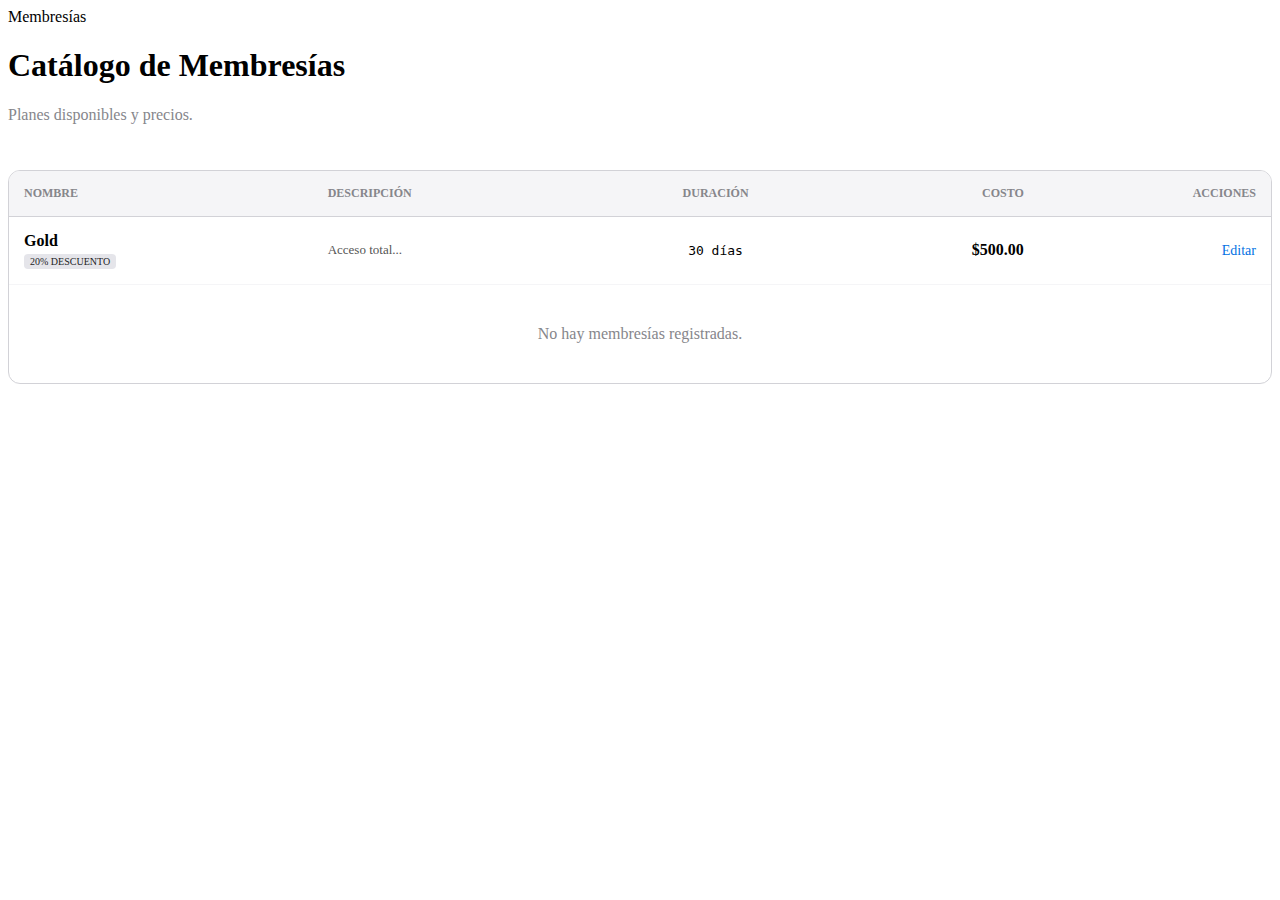
<file: gym/src/main/resources/templates/pages/membershipsList.html>
<!DOCTYPE html>
<html th:replace="~{layouts/main :: layout(~{::title}, ~{::content})}">
<th:block th:fragment="title">Membresías</th:block>

<div th:fragment="content">

    <div style="display: flex; justify-content: space-between; align-items: center; margin-bottom: 30px;">
        <div>
            <h1>Catálogo de Membresías</h1>
            <p style="color: #86868b;">Planes disponibles y precios.</p>
        </div>
    </div>

    <div style="border: 1px solid #d2d2d7; border-radius: 12px; overflow: hidden;">
        <table style="width: 100%; border-collapse: collapse;">
            <thead style="background-color: #f5f5f7; border-bottom: 1px solid #d2d2d7;">
                <tr>
                    <th
                        style="padding: 15px; text-align: left; font-size: 12px; color: #86868b; text-transform: uppercase;">
                        Nombre</th>
                    <th
                        style="padding: 15px; text-align: left; font-size: 12px; color: #86868b; text-transform: uppercase;">
                        Descripción</th>
                    <th
                        style="padding: 15px; text-align: center; font-size: 12px; color: #86868b; text-transform: uppercase;">
                        Duración</th>
                    <th
                        style="padding: 15px; text-align: right; font-size: 12px; color: #86868b; text-transform: uppercase;">
                        Costo</th>
                    <th
                        style="padding: 15px; text-align: right; font-size: 12px; color: #86868b; text-transform: uppercase;">
                        Acciones</th>
                </tr>
            </thead>
            <tbody>
                <tr th:each="m : ${memberships}" style="border-bottom: 1px solid #f5f5f7;">

                    <td style="padding: 15px;">
                        <div style="font-weight: 600;" th:text="${m.name}">Gold</div>

                        <div th:if="${m.description != null and m.description.contains('+ descuento del')}"
                            style="font-size: 10px; background: #e5e5ea; color: #1d1d1f; display: inline-block; padding: 2px 6px; border-radius: 4px; margin-top: 4px;">

                            <span th:text="${#strings.substringAfter(m.description, '+ descuento del ')}">20%</span>
                            DESCUENTO
                        </div>
                    </td>

                    <td style="padding: 15px; font-size: 13px; color: #555; max-width: 300px;">
                        <span th:text="${m.description}">Acceso total...</span>
                    </td>

                    <td style="padding: 15px; text-align: center;">
                        <span style="font-family: monospace; font-size: 13px;" th:text="${m.durationDays + ' días'}">30
                            días</span>
                    </td>

                    <td style="padding: 15px; text-align: right; font-weight: 700;">
                        <span th:text="${'$' + m.cost}">$500.00</span>
                    </td>

                    <td style="padding: 15px; text-align: right;">
                        <a th:href="@{/memberships/edit/{id}(id=${m.id})}"
                            style="text-decoration: none; color: #0071e3; font-size: 14px;">
                            Editar
                        </a>
                    </td>
                </tr>

                <tr th:if="${memberships.empty}">
                    <td colspan="5" style="padding: 40px; text-align: center; color: #86868b;">
                        No hay membresías registradas.
                    </td>
                </tr>
            </tbody>
        </table>
    </div>
</div>

</html>
</file>
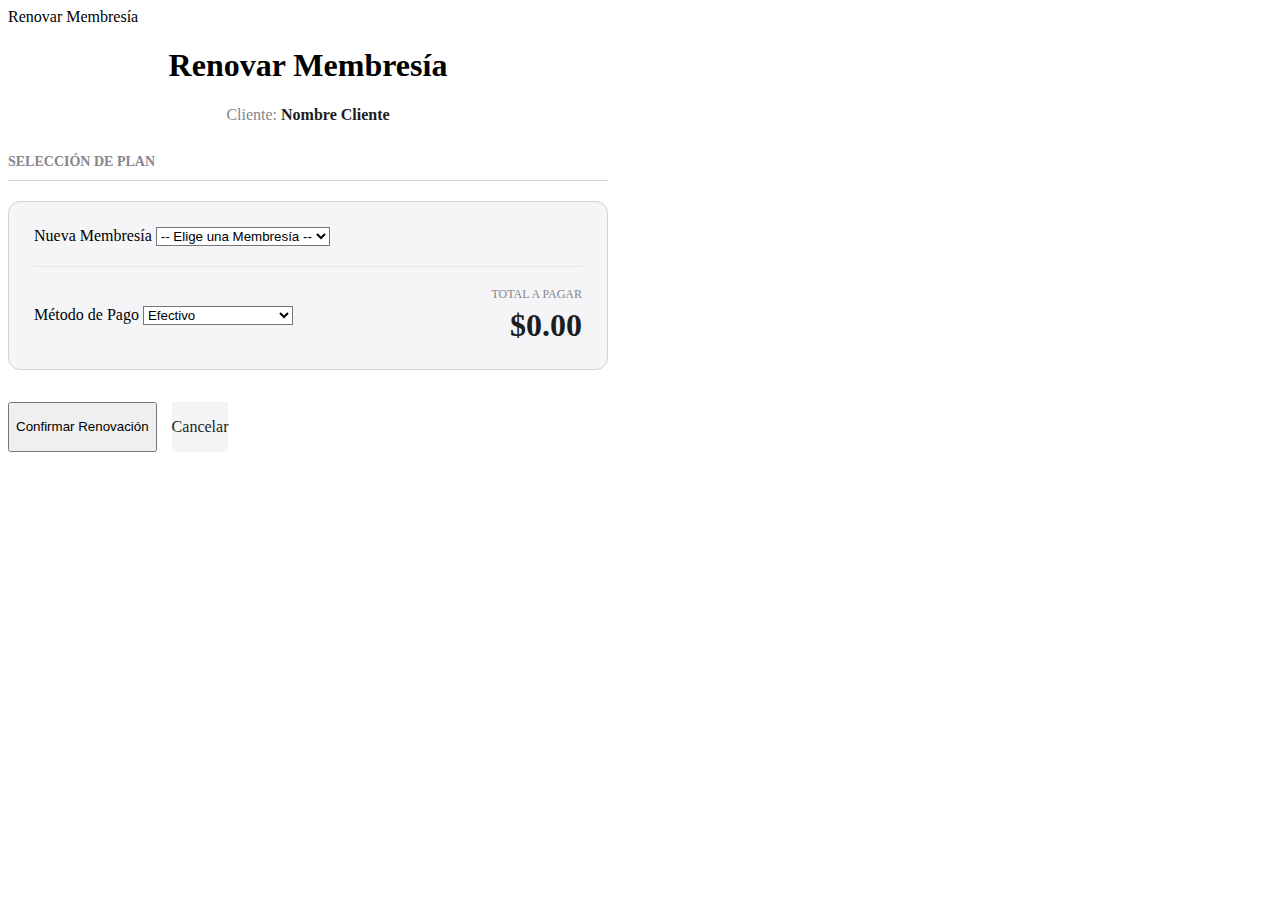
<file: gym/src/main/resources/templates/pages/renew.html>
<!DOCTYPE html>
<html th:replace="~{layouts/main :: layout(~{::title}, ~{::content})}">
    
    <th:block th:fragment="title">Renovar Membresía</th:block>

    <div th:fragment="content">
        <div class="auth-container" style="max-width: 600px; text-align: left;"> 
            
            <div style="margin-bottom: 30px; text-align: center;">
                <h1>Renovar Membresía</h1>
                <p style="color: #86868b; font-size: 16px;">
                    Cliente: <strong style="color: #1d1d1f;" th:text="${clientName}">Nombre Cliente</strong>
                </p>
            </div>

            <form th:action="@{/sales/renew}" method="post">
                
                <input type="hidden" name="userId" th:value="${userId}" />

                <h3 style="font-size: 14px; text-transform: uppercase; color: #86868b; border-bottom: 1px solid #d2d2d7; padding-bottom: 10px; margin-bottom: 20px;">
                    Selección de Plan
                </h3>

                <div style="background-color: #f5f5f7; padding: 25px; border-radius: 12px; border: 1px solid #d2d2d7;">
                    
                    <div class="form-group">
                        <label class="form-label">Nueva Membresía</label>
                        <select id="membershipSelect" name="membershipTypeId" class="form-input" style="background-color: white;" required onchange="updateInfo()">
                            <option value="" data-cost="0" data-desc="Seleccione un plan" data-duration="-" disabled selected>-- Elige una Membresía --</option>
                            
                            <option th:each="type : ${membershipTypes}" 
                                    th:value="${type.id}" 
                                    th:data-cost="${type.cost}"
                                    th:data-desc="${type.description}"
                                    th:data-duration="${type.durationDays}"
                                    th:text="${type.name}">Gold</option>
                        </select>
                    </div>

                    <div id="infoBox" style="background: white; border: 1px solid #e5e5e5; border-radius: 8px; padding: 15px; margin-bottom: 20px; display: none;">
                        <div style="font-size: 14px; font-weight: 600; color: #1d1d1f; margin-bottom: 5px;">Detalles:</div>
                        <div id="descDisplay" style="font-size: 13px; color: #86868b; margin-bottom: 8px;"></div>
                        <div style="font-size: 12px; color: #1d1d1f;">
                            <span style="font-weight: 600;">Duración:</span> <span id="durationDisplay"></span> días
                        </div>
                    </div>

                    <div style="display: flex; justify-content: space-between; align-items: center; margin-top: 20px; padding-top: 20px; border-top: 1px solid #e5e5e5;">
                        <div>
                            <label class="form-label" style="margin-bottom: 5px;">Método de Pago</label>
                            <select name="paymentMethod" class="form-input" style="background-color: white; width: 150px;">
                                <option value="CASH">Efectivo</option>
                                <option value="CARD">Tarjeta</option>
                            </select>
                        </div>
                        
                        <div style="text-align: right;">
                            <div style="font-size: 12px; text-transform: uppercase; color: #86868b; margin-bottom: 5px;">Total a Pagar</div>
                            <div id="totalDisplay" style="font-size: 32px; font-weight: 700; color: #1d1d1f;">$0.00</div>
                        </div>
                    </div>
                </div>

                <div style="margin-top: 2rem; display: flex; gap: 15px;">
                    <button type="submit" class="btn-apple">Confirmar Renovación</button>
                    <a th:href="@{/clients/details/{id}(id=${userId})}" class="btn-apple" style="background-color: #f5f5f7; color: #1d1d1f; text-decoration: none; text-align: center; line-height: 50px;">Cancelar</a>
                </div>

            </form>
        </div>

        <script th:inline="javascript">
            function updateInfo() {
                const select = document.getElementById('membershipSelect');
                if (select.selectedIndex === -1) return;
                const selectedOption = select.options[select.selectedIndex];
                
                const cost = selectedOption.getAttribute('data-cost') || 0;
                const desc = selectedOption.getAttribute('data-desc') || '';
                const duration = selectedOption.getAttribute('data-duration') || '';
                
                const costNumber = parseFloat(cost);
                const formatter = new Intl.NumberFormat('es-MX', { style: 'currency', currency: 'MXN' });
                
                document.getElementById('totalDisplay').textContent = formatter.format(costNumber);

                const infoBox = document.getElementById('infoBox');
                if (desc && desc !== 'Seleccione un plan') {
                    document.getElementById('descDisplay').textContent = desc;
                    document.getElementById('durationDisplay').textContent = duration;
                    infoBox.style.display = 'block'; 
                } else {
                    infoBox.style.display = 'none'; 
                }
            }
            setTimeout(updateInfo, 100);
        </script>
    </div>
</html>
</file>
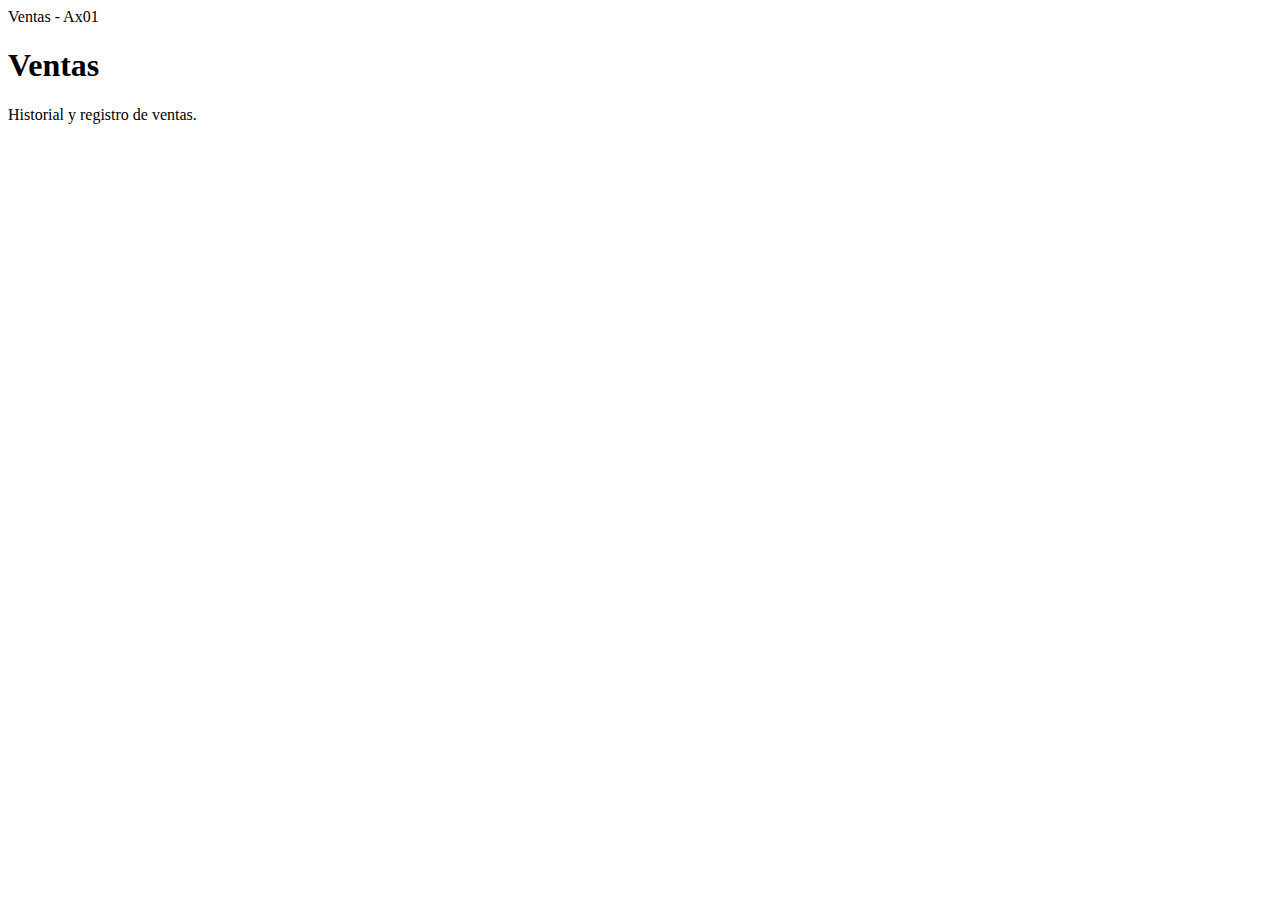
<file: gym/src/main/resources/templates/pages/sales.html>
<!DOCTYPE html>
<html th:replace="~{layouts/main :: layout(~{::title}, ~{::content})}">
    <th:block th:fragment="title">Ventas - Ax01</th:block>
    <div th:fragment="content">
        <h1>Ventas</h1>
        <p>Historial y registro de ventas.</p>
    </div>
</html>
</file>
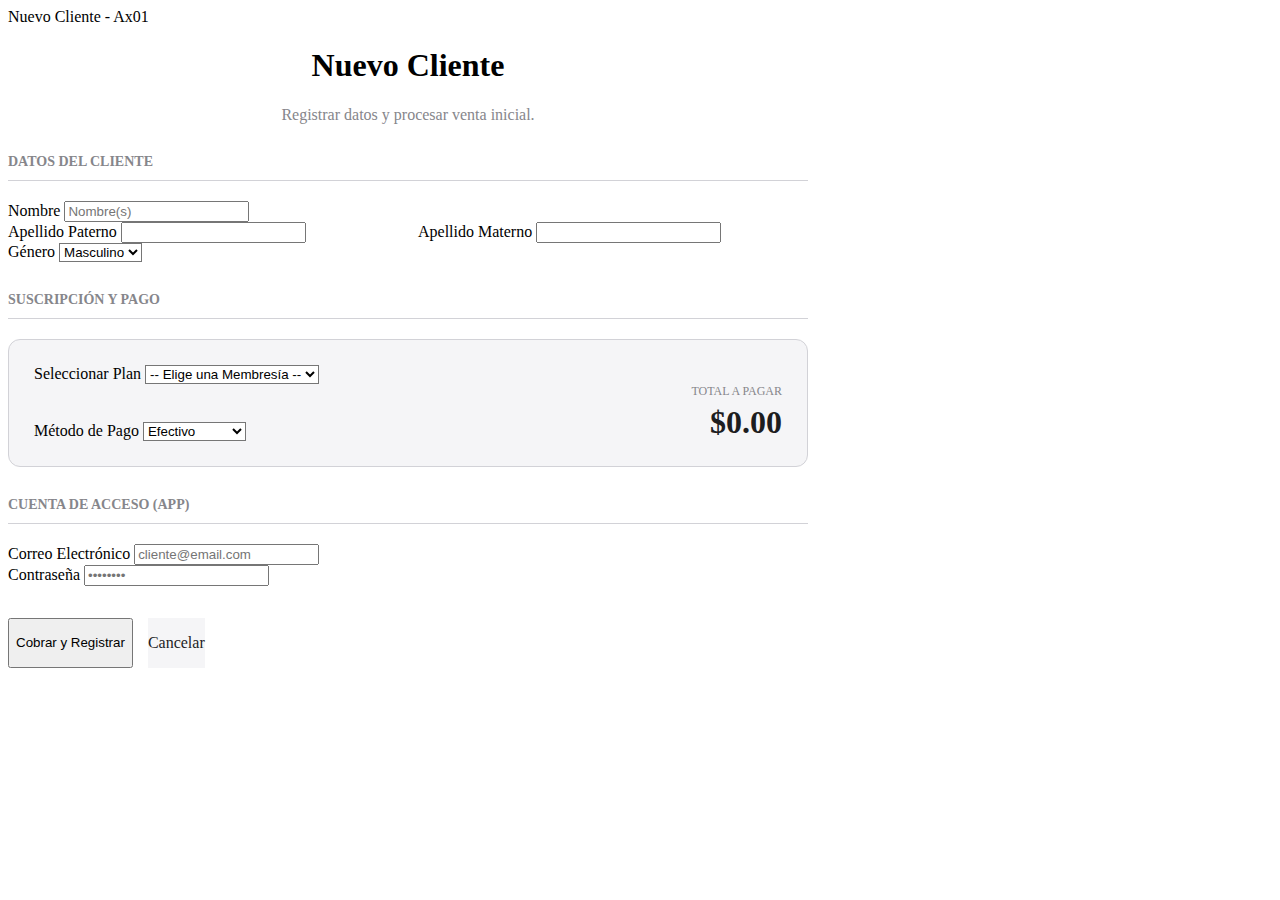
<file: gym/src/main/resources/templates/pages/salesForm.html>
<!DOCTYPE html>
<html th:replace="~{layouts/main :: layout(~{::title}, ~{::content})}">
    
    <th:block th:fragment="title">Nuevo Cliente - Ax01</th:block>

    <div th:fragment="content">
        <div class="auth-container" style="max-width: 800px; text-align: left;"> 
            
            <div style="margin-bottom: 30px; text-align: center;">
                <h1>Nuevo Cliente</h1>
                <p style="color: #86868b;">Registrar datos y procesar venta inicial.</p>
            </div>

            <form th:action="@{/sales/save}" th:object="${account}" method="post">
                
                <h3 style="font-size: 14px; text-transform: uppercase; color: #86868b; border-bottom: 1px solid #d2d2d7; padding-bottom: 10px; margin-bottom: 20px;">Datos del Cliente</h3>
                <div class="form-group">
                    <label class="form-label">Nombre</label>
                    <input type="text" th:field="*{user.name}" class="form-input" placeholder="Nombre(s)" required>
                </div>
                <div style="display: grid; grid-template-columns: 1fr 1fr; gap: 20px;">
                    <div class="form-group">
                        <label class="form-label">Apellido Paterno</label>
                        <input type="text" th:field="*{user.lastname1}" class="form-input" required>
                    </div>
                    <div class="form-group">
                        <label class="form-label">Apellido Materno</label>
                        <input type="text" th:field="*{user.lastname2}" class="form-input">
                    </div>
                </div>
                <div class="form-group">
                    <label class="form-label">Género</label>
                    <select th:field="*{user.genre}" class="form-input" style="background-color: white;">
                        <option value="M">Masculino</option>
                        <option value="F">Femenino</option>
                    </select>
                </div>

                <h3 style="font-size: 14px; text-transform: uppercase; color: #86868b; border-bottom: 1px solid #d2d2d7; padding-bottom: 10px; margin-bottom: 20px; margin-top: 30px;">Suscripción y Pago</h3>

                <div style="background-color: #f5f5f7; padding: 25px; border-radius: 12px; border: 1px solid #d2d2d7;">
                    
                    <div class="form-group">
                        <label class="form-label">Seleccionar Plan</label>
                        <select id="membershipSelect" name="membershipTypeId" class="form-input" style="background-color: white;" required onchange="updateInfo()">
                            <option value="" data-cost="0" data-desc="Seleccione un plan" data-duration="-" disabled selected>-- Elige una Membresía --</option>
                            <option th:each="type : ${membershipTypes}" 
                                    th:value="${type.id}" 
                                    th:data-cost="${type.cost}"
                                    th:data-desc="${type.description}"
                                    th:data-duration="${type.durationDays}"
                                    th:text="${type.name}">Gold</option>
                        </select>
                    </div>

                    <div id="infoBox" style="background: white; border: 1px solid #e5e5e5; border-radius: 8px; padding: 15px; margin-bottom: 20px; display: none;">
                        <div style="font-size: 14px; font-weight: 600; color: #1d1d1f; margin-bottom: 5px;">Detalles del Plan:</div>
                        <div id="descDisplay" style="font-size: 13px; color: #86868b; margin-bottom: 8px;"></div>
                        <div style="font-size: 12px; color: #1d1d1f;">
                            <span style="font-weight: 600;">Duración:</span> <span id="durationDisplay"></span> días
                        </div>
                    </div>

                    <div style="display: grid; grid-template-columns: 1fr 1fr; gap: 20px; align-items: end;">
                        <div class="form-group" style="margin-bottom: 0;">
                            <label class="form-label">Método de Pago</label>
                            <select name="paymentMethod" class="form-input" style="background-color: white;">
                                <option value="CASH">Efectivo</option>
                                <option value="CARD">Tarjeta</option>
                                <option value="TRANSFER">Transferencia</option>
                            </select>
                        </div>
                        
                        <div style="text-align: right;">
                            <div style="font-size: 12px; text-transform: uppercase; color: #86868b; margin-bottom: 5px;">Total a Pagar</div>
                            <div id="totalDisplay" style="font-size: 32px; font-weight: 700; color: #1d1d1f;">$0.00</div>
                        </div>
                    </div>
                </div>

                <h3 style="font-size: 14px; text-transform: uppercase; color: #86868b; border-bottom: 1px solid #d2d2d7; padding-bottom: 10px; margin-bottom: 20px; margin-top: 30px;">Cuenta de Acceso (App)</h3>
                <div class="form-group">
                    <label class="form-label">Correo Electrónico</label>
                    <input type="email" th:field="*{email}" class="form-input" placeholder="cliente@email.com" required>
                </div>
                <div class="form-group">
                    <label class="form-label">Contraseña</label>
                    <input type="password" th:field="*{password}" class="form-input" placeholder="••••••••" required>
                </div>

                <div style="margin-top: 2rem; display: flex; gap: 15px;">
                    <button type="submit" class="btn-apple">Cobrar y Registrar</button>
                    <a href="/clients" class="btn-apple" style="background-color: #f5f5f7; color: #1d1d1f; text-decoration: none; text-align: center; line-height: 50px;">Cancelar</a>
                </div>

            </form>
        </div>

        <script th:inline="javascript">
            function updateInfo() {
                const select = document.getElementById('membershipSelect');
                if (select.selectedIndex === -1) return;

                const selectedOption = select.options[select.selectedIndex];
                
                const cost = selectedOption.getAttribute('data-cost') || 0;
                const desc = selectedOption.getAttribute('data-desc') || '';
                const duration = selectedOption.getAttribute('data-duration') || '';
                
                const costNumber = parseFloat(cost);
                const formatter = new Intl.NumberFormat('es-MX', {
                    style: 'currency',
                    currency: 'MXN'
                });
                
                document.getElementById('totalDisplay').textContent = formatter.format(costNumber);

                const infoBox = document.getElementById('infoBox');
                if (desc && desc !== 'Seleccione un plan') {
                    document.getElementById('descDisplay').textContent = desc;
                    document.getElementById('durationDisplay').textContent = duration;
                    infoBox.style.display = 'block'; 
                } else {
                    infoBox.style.display = 'none'; 
                }
            }

            setTimeout(updateInfo, 100);
        </script>
    </div>
    </html>
</file>
